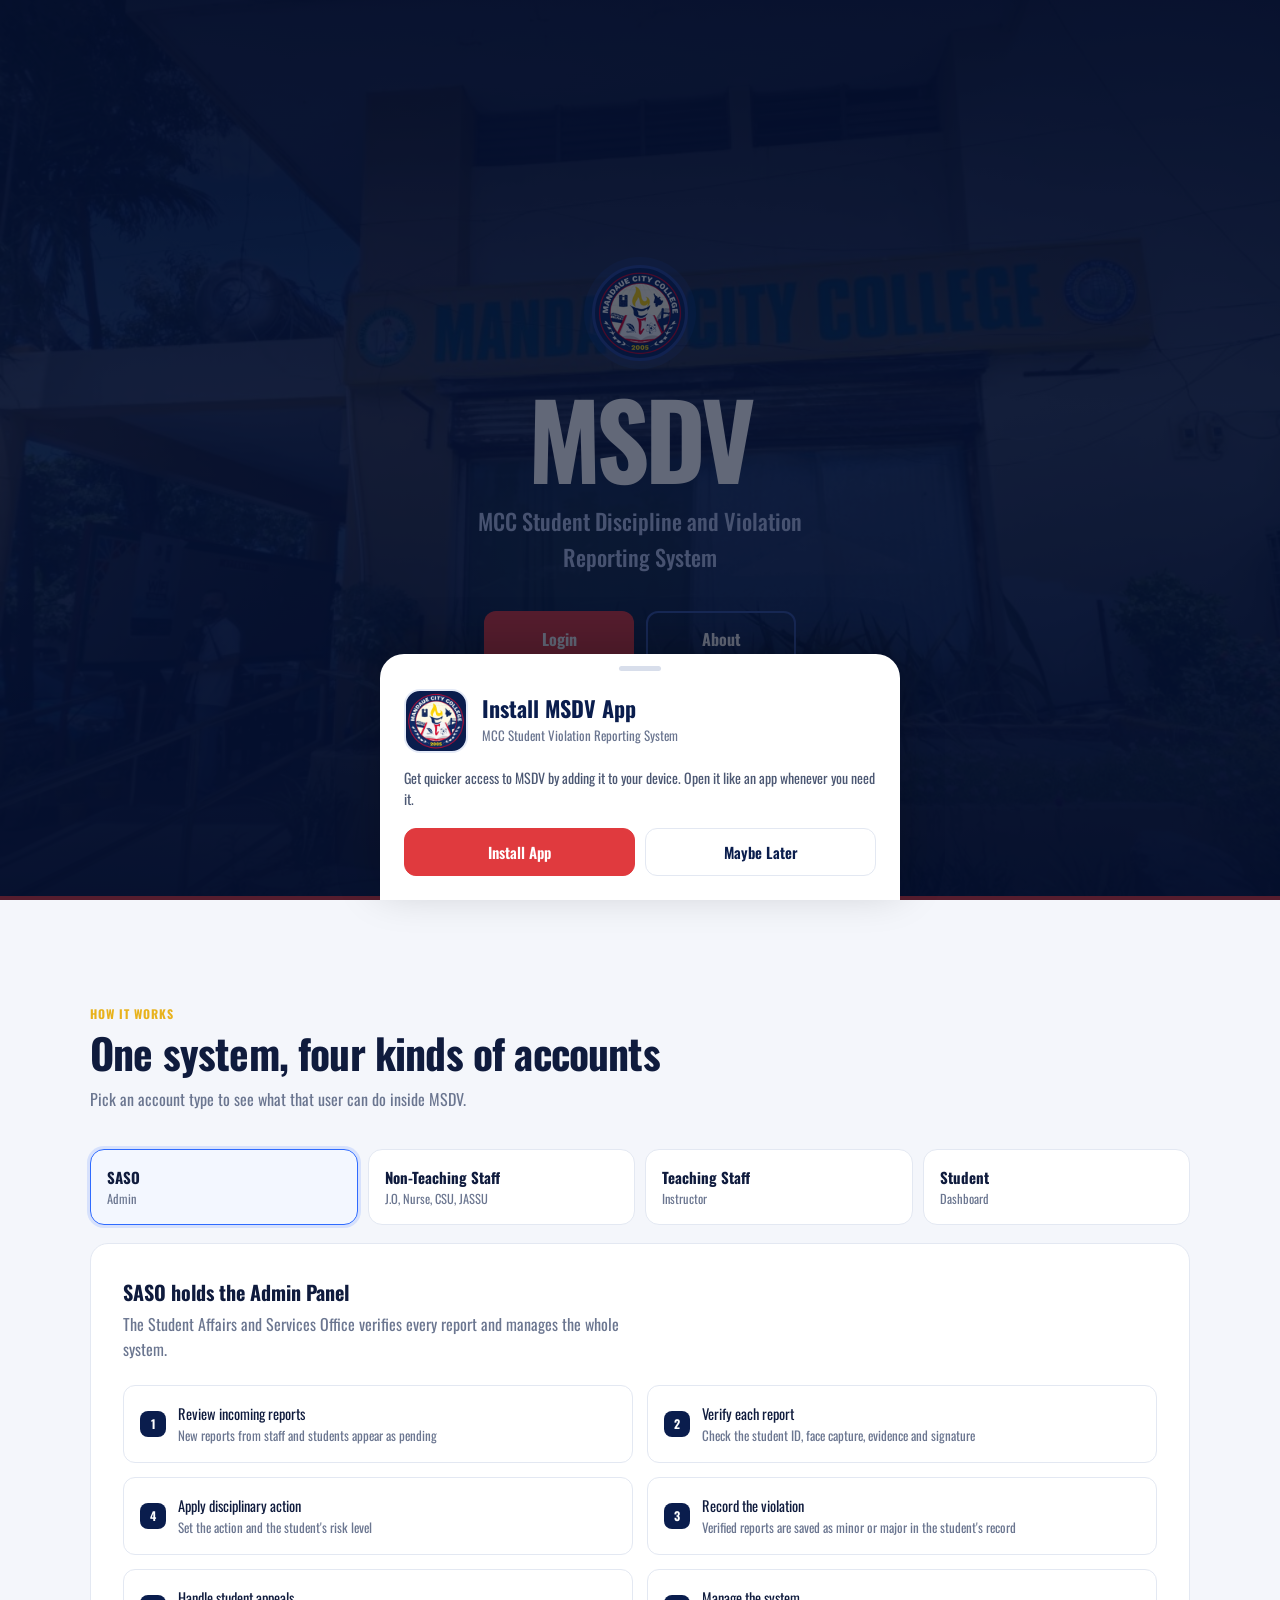
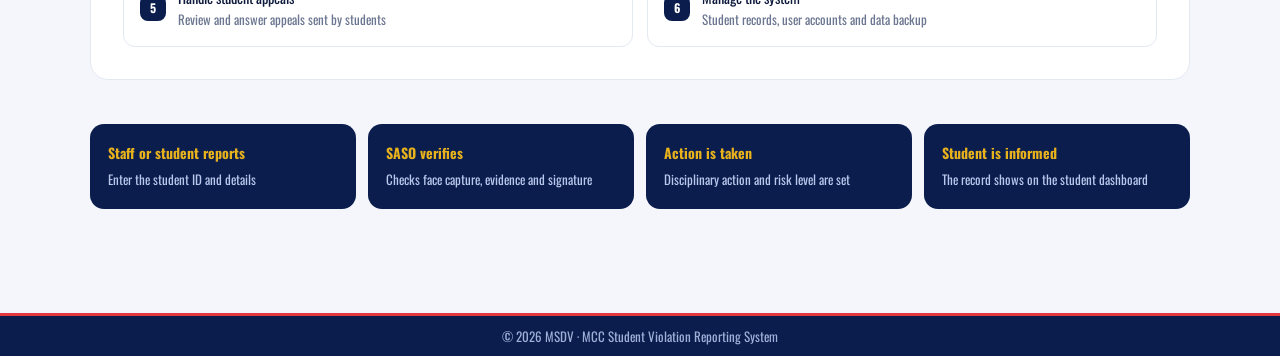
<file: MSDVReportingSystem/index.html>
<!DOCTYPE html>
<html lang="en">

<head>
<meta charset="UTF-8">
<meta name="viewport" content="width=device-width, initial-scale=1">

<title>MSDV</title>

<link rel="icon" href="./assets/images/mccLogo.png?v=4" type="image/png">
<link rel="shortcut icon" href="./assets/images/mccLogo.png?v=4" type="image/png">

<link href="https://fonts.googleapis.com/css2?family=Oswald:wght@400;500;600;700&display=swap" rel="stylesheet">
<link rel="manifest" href="manifest.json">
<script>
if ('serviceWorker' in navigator) {
    navigator.serviceWorker.register('service-worker.js');
}
</script>
<style>
:root {
    --navy: #0a1d4d;
    --navy-2: #0e2760;
    --navy-3: #16337a;
    --red: #e03a3e;
    --gold: #e8b21c;
    --blue: #2f6bff;
    --bg: #f4f6fb;
    --card: #fff;
    --line: #e3e8f2;
    --ink: #0f1b3d;
    --mute: #6b7690;
    --green: #16a34a;
    --orange: #d97706;
}

* {
    box-sizing: border-box;
    margin: 0;
    padding: 0;
}

::-webkit-scrollbar {
    display: none;
}

html {
    scroll-behavior: auto;
    scroll-padding-top: 72px;
    scroll-snap-type: none;
}

body {
    font-family: 'Oswald', sans-serif;
    color: var(--ink);
    background: var(--bg);
    line-height: 1.6;
}

button,
input,
select,
textarea {
    font-family: 'Oswald', sans-serif;
}

a {
    color: inherit;
    text-decoration: none;
    font-family: 'Oswald', sans-serif;
}

:focus-visible {
    outline: 3px solid var(--gold);
    outline-offset: 3px;
}

/* TOP BAR */
.bar {
    position: fixed;
    inset: 0 0 auto 0;
    z-index: 10;
    height: 64px;
    background: var(--navy);
    border-bottom: 3px solid var(--red);
    display: flex;
    align-items: center;
    justify-content: space-between;
    padding: 0 clamp(16px, 4vw, 48px);
    font-family: 'Oswald', sans-serif;
}

.brand {
    display: flex;
    align-items: center;
    gap: 12px;
    font-weight: 700;
}

.brand small {
    display: block;
    font-size: 11px;
    font-weight: 500;
    color: #9fb0d8;
    line-height: 1.2;
}

.logo {
    width: 40px;
    height: 40px;
    border-radius: 50%;
    background: var(--navy-3);
    border: 2px solid #2a4796;
    display: grid;
    place-items: center;
    font-size: 12px;
    font-weight: 800;
    color: var(--gold);
    flex: none;
    overflow: hidden;
}

.logo img,
.seal img {
    width: 100%;
    height: 100%;
    object-fit: cover;
    display: block;
}

.bar nav {
    display: flex;
    gap: 8px;
    margin-right: clamp(12px, 3vw, 40px);
}

.bar nav a {
    color: #cdd8f3;
    font-size: 14px;
    font-weight: 600;
    padding: 8px 14px;
    border-radius: 8px;
    font-family: 'Oswald', sans-serif;
}

.bar nav a:hover {
    background: var(--navy-2);
    color: #fff;
}

.bar nav a.cta {
    background: var(--red);
    color: #fff;
    width: 100px;
    text-align: center;
}

.bar nav a.cta:hover {
    background: #c92f33;
}

.brand span {
    color: #fff;
}

/* HERO */
.hero {
    --hero-img: url("assets/images/mcc.jpeg");
    min-height: 100svh;
    background:
        linear-gradient(
            180deg,
            rgba(6,18,56,.92) 0%,
            rgba(10,29,77,.80) 45%,
            rgba(6,18,56,.96) 100%
        ),
        var(--hero-img) center/cover no-repeat,
        var(--navy);
    background-attachment: scroll, fixed, scroll;
    color: #fff;
    display: grid;
    place-items: center;
    text-align: center;
    padding: 96px 20px 64px;
    position: relative;
    overflow: hidden;
    font-family: 'Oswald', sans-serif;
}

.hero::after {
    content: "";
    position: absolute;
    left: 0;
    right: 0;
    bottom: 0;
    height: 4px;
    background: var(--red);
}

.hero-in {
    max-width: 760px;
}

.seal {
    width: 96px;
    height: 96px;
    margin: 0 auto 24px;
    border-radius: 50%;
    background: var(--navy-2);
    border: 3px solid #2a4796;
    display: grid;
    place-items: center;
    font-weight: 800;
    font-size: 26px;
    color: var(--gold);
    box-shadow: 0 0 0 8px rgba(47,107,255,.12);
    overflow: hidden;
}

.hero h1 {
    font-size: clamp(3rem, 11vw, 6.5rem);
    font-weight: 800;
    letter-spacing: -.04em;
    line-height: 1;
    font-family: 'Oswald', sans-serif;
}

.hero h2 {
    margin-top: 14px;
    font-size: clamp(1rem, 2.6vw, 1.4rem);
    font-weight: 500;
    color: #b9c7ec;
    max-width: 34ch;
    margin-inline: auto;
    font-family: 'Oswald', sans-serif;
}

.btns {
    display: flex;
    gap: 12px;
    justify-content: center;
    flex-wrap: wrap;
    margin-top: 36px;
}

.btn {
    display: inline-flex;
    align-items: center;
    justify-content: center;
    min-width: 150px;
    padding: 14px 28px;
    border-radius: 12px;
    font: 700 16px 'Oswald', sans-serif;
    border: 2px solid transparent;
    cursor: pointer;
    transition: transform .15s, background .15s;
}

.btn:active {
    transform: scale(.97);
}

.btn.primary {
    background: var(--red);
    color: #fff;
}

.btn.primary:hover {
    background: #c92f33;
}

.btn.ghost {
    background: transparent;
    color: #fff;
    border-color: #3a56a3;
}

.btn.ghost:hover {
    background: var(--navy-2);
}

/* ABOUT */
section.about {
    padding: clamp(56px, 9vw, 104px) clamp(16px, 4vw, 48px);
}

.wrap {
    max-width: 1100px;
    margin: auto;
}

.kicker {
    font-size: 12px;
    font-weight: 700;
    color: var(--gold);
    letter-spacing: .08em;
    
}

.about h3 {
    font-size: clamp(1.7rem, 4vw, 2.6rem);
    letter-spacing: -.02em;
    line-height: 1.15;
    margin: 6px 0 10px;
}

.lead {
    color: var(--mute);
    max-width: 60ch;
}

/* TABS */
.tabs {
    display: grid;
    grid-template-columns: repeat(4, 1fr);
    gap: 10px;
    margin: 36px 0 18px;
}

.tab {
    background: var(--card);
    border: 1px solid var(--line);
    border-radius: 14px;
    padding: 16px;
    text-align: left;
    cursor: pointer;
    font-family: 'Oswald', sans-serif;
    color: var(--ink);
    transition: border-color .15s, box-shadow .15s;
}

.tab b {
    display: block;
    font-size: 15px;
}

.tab span {
    font-size: 12.5px;
    color: var(--mute);
}

.tab:hover {
    border-color: #b9c7ec;
}

.tab[aria-selected="true"] {
    border-color: var(--blue);
    box-shadow: 0 0 0 3px rgba(47,107,255,.15);
    background: #f3f7ff;
}

/* PANELS */
.panel {
    background: var(--card);
    border: 1px solid var(--line);
    border-radius: 18px;
    padding: clamp(18px, 3vw, 32px);
    display: none;
}

.panel.on {
    display: block;
    animation: in .35s ease;
}

@keyframes in {
    from {
        opacity: 0;
        transform: translateY(8px);
    }
    to {
        opacity: 1;
        transform: none;
    }
}

.panel h4 {
    font-size: 1.25rem;
    margin-bottom: 4px;
}

.panel > p {
    color: var(--mute);
    margin-bottom: 22px;
    max-width: 62ch;
}

.chips {
    display: flex;
    flex-wrap: wrap;
    gap: 8px;
    margin-bottom: 22px;
}

.chip {
    background: #eef3ff;
    color: var(--navy-3);
    font-size: 12.5px;
    font-weight: 700;
    padding: 5px 12px;
    border-radius: 99px;
}

/* LISTS */
.cols {
    display: grid;
    grid-template-columns: 1fr 1fr;
    gap: 20px;
}

.list {
    list-style: none;
    display: grid;
    gap: 10px;
}

.list li {
    display: flex;
    gap: 12px;
    align-items: flex-start;
    padding: 12px 14px;
    border: 1px solid var(--line);
    border-radius: 12px;
    font-size: 14.5px;
}

.list i {
    font-style: normal;
    flex: none;
    width: 26px;
    height: 26px;
    border-radius: 8px;
    background: var(--navy);
    color: #fff;
    font-size: 12px;
    font-weight: 700;
    display: grid;
    place-items: center;
}

.list em {
    font-style: normal;
    color: var(--mute);
    display: block;
    font-size: 13px;
}

/* MOCK DEMO */
.mock {
    background: var(--bg);
    border: 1px solid var(--line);
    border-radius: 14px;
    padding: 18px;
}

.mock h5 {
    font-size: 13px;
    color: var(--mute);
    font-weight: 600;
    margin-bottom: 12px;
}

.field {
    margin-bottom: 12px;
}

.field label {
    display: block;
    font-size: 12px;
    font-weight: 600;
    color: var(--mute);
    margin-bottom: 4px;
}

.field div {
    background: #fff;
    border: 1px solid var(--line);
    border-radius: 10px;
    padding: 10px 12px;
    font-size: 14px;
    min-height: 42px;
}

.seg {
    display: flex;
    gap: 8px;
}

.seg button {
    flex: 1;
    padding: 10px;
    border-radius: 10px;
    border: 1px solid var(--line);
    background: #fff;
    font: 600 14px 'Oswald', sans-serif;
    cursor: pointer;
    color: var(--ink);
}

.seg button.minor.on {
    background: #fff7e6;
    border-color: var(--orange);
    color: var(--orange);
}

.seg button.major.on {
    background: #fff0f0;
    border-color: var(--red);
    color: var(--red);
}

.evid {
    display: grid;
    grid-template-columns: 1fr 1fr;
    gap: 8px;
}

.evid div {
    display: flex;
    align-items: center;
    justify-content: center;
    text-align: center;
    font-size: 12.5px;
    color: var(--mute);
    border-style: dashed;
}

.sign {
    height: 52px;
    border-radius: 10px;
    background: #fff;
    border: 1px dashed #b9c7ec;
    position: relative;
}

.sign svg {
    position: absolute;
    inset: 0;
    width: 100%;
    height: 100%;
}

.sign path {
    fill: none;
    stroke: var(--navy-3);
    stroke-width: 2.5;
    stroke-linecap: round;
    stroke-dasharray: 300;
    stroke-dashoffset: 300;
}

.panel.on .sign path {
    animation: draw 2.2s .3s ease forwards;
}

@keyframes draw {
    to {
        stroke-dashoffset: 0;
    }
}

.verify {
    margin-top: 12px;
    display: flex;
    align-items: center;
    gap: 10px;
    font-size: 13px;
    font-weight: 600;
    color: var(--green);
}

.dot {
    width: 10px;
    height: 10px;
    border-radius: 50%;
    background: var(--green);
}

.stats {
    display: grid;
    grid-template-columns: repeat(3, 1fr);
    gap: 10px;
    margin-bottom: 14px;
}

.stat {
    background: #fff;
    border: 1px solid var(--line);
    border-radius: 12px;
    padding: 12px;
}

.stat small {
    font-size: 11px;
    color: var(--mute);
    font-weight: 600;
}

.stat b {
    display: block;
    font-size: 28px;
    line-height: 1.1;
}

.row {
    display: flex;
    justify-content: space-between;
    align-items: center;
    gap: 8px;
    background: #fff;
    border: 1px solid var(--line);
    border-radius: 10px;
    padding: 10px 12px;
    font-size: 13.5px;
    margin-bottom: 8px;
}

.tag {
    font-size: 11.5px;
    font-weight: 700;
    padding: 3px 10px;
    border-radius: 99px;
}

.tag.minor {
    background: #fff7e6;
    color: var(--orange);
}

.tag.major {
    background: #fff0f0;
    color: var(--red);
}

.tag.pend {
    background: #eef3ff;
    color: var(--blue);
}

/* STEPS */
.steps {
    max-width: 680px;
    margin: auto;
}

@media (min-width: 769px) {
    .steps {
        max-width: none;
        grid-template-columns: 1fr 1fr;
        grid-auto-flow: row dense;
        gap: 14px;
    }

    .steps li:nth-child(4n+3) {
        grid-column: 2;
    }

    .steps li:nth-child(4n+4) {
        grid-column: 1;
    }

    .steps li {
        height: 100%;
        align-items: center;
        padding: 16px;
    }
}

/* FLOW STRIP */
.flow {
    margin-top: 44px;
    display: grid;
    grid-template-columns: repeat(4, 1fr);
    gap: 12px;
    counter-reset: s;
}

.flow div {
    background: var(--navy);
    color: #fff;
    border-radius: 14px;
    padding: 18px;
    font-size: 14px;
    position: relative;
}

.flow b {
    display: block;
    color: var(--gold);
    margin-bottom: 4px;
}

.flow span {
    color: #b9c7ec;
    font-size: 13px;
}

/* FOOTER */
footer {
    background: var(--navy);
    color: #9fb0d8;
    text-align: center;
    padding: 10px 16px;
    font-size: 13px;
    border-top: 3px solid var(--red);
}

/* RESPONSIVE */
@media (max-width: 900px) {
    .hero {
        background-attachment: scroll;
        background-position: center, 60% center, center;
    }

    .tabs {
        grid-template-columns: 1fr 1fr;
    }

    .cols {
        grid-template-columns: 1fr;
    }

    .flow {
        grid-template-columns: 1fr 1fr;
    }
}

@media (max-width: 520px) {
    .brand small {
        display: none;
    }

    .bar nav a:not(.cta) {
        display: none;
    }

    .tabs,
    .flow {
        grid-template-columns: 1fr;
    }

    .btn {
        width: 100%;
    }

    .btns {
        max-width: 320px;
        margin-inline: auto;
    }
}

@media (max-width: 768px) {
    .about .wrap,
    .tab,
    .panel,
    .flow div {
        text-align: center;
    }

    .lead {
        margin-inline: auto;
    }

    .chips {
        justify-content: center;
    }

    .list li {
        flex-direction: column;
        align-items: center;
        text-align: center;
    }

    .mock h5,
    .field label,
    .stat {
        text-align: center;
    }

    .mock .row {
        flex-direction: column;
        gap: 6px;
        text-align: center;
    }

    .verify {
        justify-content: center;
    }

    .panel > p {
        margin-inline: auto;
    }

    .bar nav {
        margin-right: 14px;
    }

    .rv {
        text-align: left;
    }

    .rv-s {
        margin-inline: 0 !important;
    }
}

@media (prefers-reduced-motion: reduce) {
    .panel.on {
        animation: none;
    }

    .panel.on .sign path {
        animation: none;
        stroke-dashoffset: 0;
    }
}

/* INSTALL APP SLIDE-UP MODAL */
.install-overlay {
    position: fixed;
    inset: 0;
    z-index: 9998;
    background: rgba(3, 12, 38, .62);
    opacity: 0;
    visibility: hidden;
    transition: opacity .28s ease, visibility .28s ease;
}
.install-overlay.show {
    opacity: 1;
    visibility: visible;
}
.install-modal {
    position: fixed;
    left: 50%;
    bottom: 0;
    z-index: 9999;
    width: min(100%, 520px);
    padding: 12px 24px calc(24px + env(safe-area-inset-bottom));
    background: #fff;
    color: var(--ink);
    border-radius: 24px 24px 0 0;
    box-shadow: 0 -12px 45px rgba(0, 0, 0, .22);
    transform: translate(-50%, 110%);
    visibility: hidden;
    transition: transform .42s cubic-bezier(.2,.8,.2,1), visibility .42s ease;
}
.install-modal.show {
    transform: translate(-50%, 0);
    visibility: visible;
}
.install-handle {
    width: 42px;
    height: 5px;
    border-radius: 99px;
    background: #d8deeb;
    margin: 0 auto 18px;
}
.install-modal-top {
    display: flex;
    align-items: center;
    gap: 14px;
    margin-bottom: 14px;
}
.install-app-icon {
    width: 64px;
    height: 64px;
    flex: 0 0 64px;
    overflow: hidden;
    border-radius: 16px;
    border: 2px solid #e4eaf7;
    background: var(--navy);
}
.install-app-icon img {
    width: 100%;
    height: 100%;
    object-fit: cover;
}
.install-modal h3 {
    font-size: 22px;
    line-height: 1.2;
    color: var(--navy);
    margin-bottom: 4px;
}
.install-modal .install-subtitle {
    color: var(--mute);
    font-size: 13px;
}
.install-description {
    color: #4c5873;
    font-size: 14px;
    line-height: 1.55;
    margin: 12px 0 18px;
}
.install-actions {
    display: grid;
    grid-template-columns: 1fr 1fr;
    gap: 10px;
}
.install-actions button {
    min-height: 48px;
    padding: 11px 14px;
    border-radius: 12px;
    border: 1px solid var(--line);
    font: 600 15px 'Oswald', sans-serif;
    cursor: pointer;
}
.install-now {
    background: var(--red);
    color: #fff;
    border-color: var(--red) !important;
}
.install-now:hover {
    background: #c92f33;
}
.install-later {
    background: #fff;
    color: var(--navy);
}
.install-help {
    display: none;
    margin-top: 14px;
    padding: 12px;
    border-radius: 10px;
    background: #f2f5fb;
    color: #4c5873;
    font-size: 13px;
    line-height: 1.5;
}
.install-help.show {
    display: block;
}
@media (max-width: 420px) {
    .install-modal { padding-left: 18px; padding-right: 18px; }
    .install-modal h3 { font-size: 20px; }
}
@media (prefers-reduced-motion: reduce) {
    .install-overlay, .install-modal { transition: none; }
}

</style>
</head>

<body>



<!-- INSTALL APP MODAL -->
<div class="install-overlay" id="installOverlay" aria-hidden="true"></div>
<section class="install-modal" id="installModal" role="dialog"
         aria-modal="true" aria-labelledby="installTitle" aria-describedby="installDescription">
    <div class="install-handle" aria-hidden="true"></div>
    <div class="install-modal-top">
        <div class="install-app-icon">
            <img src="assets/images/mccLogo.png" alt="MCC logo">
        </div>
        <div>
            <h3 id="installTitle">Install MSDV App</h3>
            <p class="install-subtitle">MCC Student Violation Reporting System</p>
        </div>
    </div>
    <p class="install-description" id="installDescription">
        Get quicker access to MSDV by adding it to your device. Open it like an app whenever you need it.
    </p>
    <div class="install-actions">
        <button class="install-now" id="installNowBtn" type="button">Install App</button>
        <button class="install-later" id="installLaterBtn" type="button">Maybe Later</button>
    </div>
    <div class="install-help" id="installHelp" role="status"></div>
</section>

<main id="top">

    <section class="hero">
        <div class="hero-in">
            <div class="seal">
                <img src="assets/images/mccLogo.png" alt="MCC logo">
            </div>

            <h1>MSDV</h1>
            <h2>MCC Student Discipline and Violation Reporting System</h2>

            <div class="btns">
                <a class="btn primary" href="login.html">Login</a>
                <button class="btn ghost" id="aboutBtn" type="button">About</button>
            </div>
        </div>
    </section>

    <section class="about" id="about">
        <div class="wrap">

            <p class="kicker">HOW IT WORKS</p>
            <h3>One system, four kinds of accounts</h3>
            <p class="lead">Pick an account type to see what that user can do inside MSDV.</p>

            <div class="tabs" role="tablist" aria-label="Account types">

                <button class="tab" role="tab" aria-selected="true" aria-controls="p-saso" id="t-saso">
                    <b>SASO</b>
                    <span>Admin</span>
                </button>

                <button class="tab" role="tab" aria-selected="false" aria-controls="p-non" id="t-non">
                    <b>Non-Teaching Staff</b>
                    <span>J.O, Nurse, CSU, JASSU</span>
                </button>

                <button class="tab" role="tab" aria-selected="false" aria-controls="p-teach" id="t-teach">
                    <b>Teaching Staff</b>
                    <span>Instructor</span>
                </button>

                <button class="tab" role="tab" aria-selected="false" aria-controls="p-stu" id="t-stu">
                    <b>Student</b>
                    <span>Dashboard</span>
                </button>

            </div>

            <!-- SASO ACCOUNT -->
            <div class="panel on" id="p-saso" role="tabpanel" aria-labelledby="t-saso">
                <h4>SASO holds the Admin Panel</h4>
                <p>The Student Affairs and Services Office verifies every report and manages the whole system.</p>

                <ol class="list steps">
                    <li><i>1</i><div>Review incoming reports<em>New reports from staff and students appear as pending</em></div></li>
                    <li><i>2</i><div>Verify each report<em>Check the student ID, face capture, evidence and signature</em></div></li>
                    <li><i>3</i><div>Record the violation<em>Verified reports are saved as minor or major in the student's record</em></div></li>
                    <li><i>4</i><div>Apply disciplinary action<em>Set the action and the student's risk level</em></div></li>
                    <li><i>5</i><div>Handle student appeals<em>Review and answer appeals sent by students</em></div></li>
                    <li><i>6</i><div>Manage the system<em>Student records, user accounts and data backup</em></div></li>
                </ol>
            </div>

            <!-- NON-TEACHING STAFF -->
            <div class="panel" id="p-non" role="tabpanel" aria-labelledby="t-non" hidden>
                <h4>Non-teaching staff report violations</h4>
                <p>J.O, Nurse, CSU and JASSU staff use the same reporting page as instructors.</p>

                <div class="chips">
                    <span class="chip">J.O</span>
                    <span class="chip">Nurse</span>
                    <span class="chip">CSU</span>
                    <span class="chip">JASSU</span>
                </div>

                <ol class="list steps">
                    <li><i>1</i><div>Log in to your staff account<em>Teaching and non-teaching accounts share the same page</em></div></li>
                    <li><i>2</i><div>Enter the student ID<em>Find the student you are reporting</em></div></li>
                    <li><i>3</i><div>Choose Minor or Major<em>Pick the category of the violation</em></div></li>
                    <li><i>4</i><div>Select the violation<em>The list changes depending on the category</em></div></li>
                    <li><i>5</i><div>Add a description<em>Explain what happened</em></div></li>
                    <li><i>6</i><div>Add supporting evidence<em>Upload an image or take a photo as evidence</em></div></li>
                    <li><i>7</i><div>Capture the face and signature<em>Used by SASO to verify the report</em></div></li>
                    <li><i>8</i><div>Submit the report<em>The report goes to SASO as pending</em></div></li>
                </ol>
            </div>

            <!-- TEACHING STAFF -->
            <div class="panel" id="p-teach" role="tabpanel" aria-labelledby="t-teach" hidden>
                <h4>Instructors report violations</h4>
                <p>Teaching staff have the same account page as non-teaching staff, so every report follows the same steps.</p>

                <div class="chips">
                    <span class="chip">Instructor</span>
                </div>

                <ol class="list steps">
                    <li><i>1</i><div>Log in to your staff account<em>Teaching and non-teaching accounts share the same page</em></div></li>
                    <li><i>2</i><div>Enter the student ID<em>Find the student you are reporting</em></div></li>
                    <li><i>3</i><div>Choose Minor or Major<em>Pick the category of the violation</em></div></li>
                    <li><i>4</i><div>Select the violation<em>The list changes depending on the category</em></div></li>
                    <li><i>5</i><div>Add a description<em>Explain what happened</em></div></li>
                    <li><i>6</i><div>Add supporting evidence<em>Upload an image or take a photo as evidence</em></div></li>
                    <li><i>7</i><div>Capture the face and signature<em>Used by SASO to verify the report</em></div></li>
                    <li><i>8</i><div>Submit the report<em>The report goes to SASO as pending</em></div></li>
                </ol>
            </div>

            <!-- STUDENT ACCOUNT -->
            <div class="panel" id="p-stu" role="tabpanel" aria-labelledby="t-stu" hidden>
                <h4>Students see their own record</h4>
                <p>Students check their violations and count, appeal them, and can report a fellow student.</p>

                <ol class="list steps">
                    <li><i>1</i><div>Log in to your student account<em>Open your own dashboard</em></div></li>
                    <li><i>2</i><div>See your violation count<em>Total, minor and major violations at a glance</em></div></li>
                    <li><i>3</i><div>Check your violation records<em>Each shows the type, date, status and disciplinary action</em></div></li>
                    <li><i>4</i><div>Submit an appeal<em>Appeal a violation you disagree with</em></div></li>
                    <li><i>5</i><div>Report a fellow student<em>Submit a report against a student who violates</em></div></li>
                </ol>
            </div>

            <!-- WORKFLOW -->
            <div class="flow">
                <div>
                    <b>Staff or student reports</b>
                    <span>Enter the student ID and details</span>
                </div>

                <div>
                    <b>SASO verifies</b>
                    <span>Checks face capture, evidence and signature</span>
                </div>

                <div>
                    <b>Action is taken</b>
                    <span>Disciplinary action and risk level are set</span>
                </div>

                <div>
                    <b>Student is informed</b>
                    <span>The record shows on the student dashboard</span>
                </div>
            </div>

        </div>
    </section>

</main>

<footer>
    &copy; <span id="yr"></span> MSDV &middot; MCC Student Violation Reporting System
</footer>

<script>
/* AUTOMATIC YEAR */
document.getElementById('yr').textContent = new Date().getFullYear();

/* SMOOTH SCROLL ANIMATION */
let scrollAnimationId = null;

function glide(targetY) {
    if (scrollAnimationId !== null) {
        cancelAnimationFrame(scrollAnimationId);
    }

    const startY = window.scrollY;
    const distance = targetY - startY;
    const duration = Math.min(1100, 500 + Math.abs(distance) * 0.25);
    let startTime = null;

    function step(currentTime) {
        if (startTime === null) {
            startTime = currentTime;
        }

        const elapsed = currentTime - startTime;
        const progress = Math.min(elapsed / duration, 1);

        const ease = progress < 0.5
            ? 4 * progress * progress * progress
            : 1 - Math.pow(-2 * progress + 2, 3) / 2;

        window.scrollTo(0, startY + distance * ease);

        if (progress < 1) {
            scrollAnimationId = requestAnimationFrame(step);
        } else {
            scrollAnimationId = null;
        }
    }

    scrollAnimationId = requestAnimationFrame(step);
}

/* SCROLL TO A SECTION */
function goTo(selector) {
    const element = document.querySelector(selector);

    if (!element) {
        return;
    }

    const targetY = selector === '#top'
        ? 0
        : element.getBoundingClientRect().top + window.scrollY - 0;

    glide(Math.max(0, targetY));
}

/* SMOOTH SCROLL FOR INTERNAL LINKS */
document.querySelectorAll('a[href^="#"]').forEach(function (link) {
    link.addEventListener('click', function (event) {
        const target = link.getAttribute('href');

        if (document.querySelector(target)) {
            event.preventDefault();
            goTo(target);
            history.replaceState(null, '', target);
        }
    });
});

/* SMOOTH SCROLL FOR THE ABOUT BUTTON */
document.getElementById('aboutBtn').addEventListener('click', function () {
    goTo('#about');
});

/* ACCOUNT TABS */
const tabs = document.querySelectorAll('.tab');

function show(tab) {
    tabs.forEach(function (currentTab) {
        const isActive = currentTab === tab;

        currentTab.setAttribute('aria-selected', isActive);

        const panel = document.getElementById(
            currentTab.getAttribute('aria-controls')
        );

        panel.classList.toggle('on', isActive);
        panel.hidden = !isActive;
    });
}

tabs.forEach(function (tab, index) {
    tab.addEventListener('click', function () {
        show(tab);
    });

    tab.addEventListener('keydown', function (event) {
        if (event.key === 'ArrowRight' || event.key === 'ArrowLeft') {
            event.preventDefault();

            const direction = event.key === 'ArrowRight' ? 1 : -1;
            const nextIndex = (index + direction + tabs.length) % tabs.length;
            const nextTab = tabs[nextIndex];

            nextTab.focus();
            show(nextTab);
        }
    });
});

/* INSTALL APP MODAL */
(function () {
    const modal = document.getElementById('installModal');
    const overlay = document.getElementById('installOverlay');
    const installButton = document.getElementById('installNowBtn');
    const laterButton = document.getElementById('installLaterBtn');
    const help = document.getElementById('installHelp');
    const dismissedKey = 'msdvInstallPromptDismissed';
    let deferredInstallPrompt = null;

    function isRunningAsInstalledApp() {
        return window.matchMedia('(display-mode: standalone)').matches ||
            window.matchMedia('(display-mode: fullscreen)').matches ||
            window.navigator.standalone === true;
    }

    function openInstallModal() {
        if (isRunningAsInstalledApp() || localStorage.getItem(dismissedKey) === 'yes') {
            return;
        }

        modal.classList.add('show');
        overlay.classList.add('show');
        modal.setAttribute('aria-hidden', 'false');
        overlay.setAttribute('aria-hidden', 'false');
    }

    function closeInstallModal(rememberChoice) {
        modal.classList.remove('show');
        overlay.classList.remove('show');
        modal.setAttribute('aria-hidden', 'true');
        overlay.setAttribute('aria-hidden', 'true');

        if (rememberChoice) {
            localStorage.setItem(dismissedKey, 'yes');
        }
    }

    window.addEventListener('beforeinstallprompt', function (event) {
        event.preventDefault();
        deferredInstallPrompt = event;
        installButton.textContent = 'Install App';
        installButton.disabled = false;
    });

    window.addEventListener('appinstalled', function () {
        deferredInstallPrompt = null;
        closeInstallModal(true);
    });

    installButton.addEventListener('click', async function () {
        if (isRunningAsInstalledApp()) {
            closeInstallModal(true);
            return;
        }

        if (deferredInstallPrompt) {
            deferredInstallPrompt.prompt();
            const result = await deferredInstallPrompt.userChoice;
            deferredInstallPrompt = null;

            if (result && result.outcome === 'accepted') {
                closeInstallModal(true);
            }
            return;
        }

        // The browser may not offer an install prompt yet, even if the site
        // has a manifest. Give the visitor browser-specific manual guidance.
        help.textContent = /iphone|ipad|ipod/i.test(navigator.userAgent)
            ? 'To install on iPhone or iPad: tap Share in Safari, then choose “Add to Home Screen”.'
            : 'If installation is available, open your browser menu (⋮) and choose “Install app” or “Add to Home screen”. This option may not appear until the website meets your browser’s install requirements.';
        help.classList.add('show');
    });

    laterButton.addEventListener('click', function () {
        closeInstallModal(true);
    });

    overlay.addEventListener('click', function () {
        closeInstallModal(true);
    });

    document.addEventListener('keydown', function (event) {
        if (event.key === 'Escape' && modal.classList.contains('show')) {
            closeInstallModal(true);
        }
    });

    // If installed, never show the prompt. Otherwise show it to first-time
    // visitors who have not dismissed it, after the page has loaded.
    window.addEventListener('load', function () {
        if (!isRunningAsInstalledApp() && localStorage.getItem(dismissedKey) !== 'yes') {
            window.setTimeout(openInstallModal, 900);
        }
    });

    // Also respond if the browser changes into standalone mode while open.
    window.matchMedia('(display-mode: standalone)').addEventListener?.('change', function (event) {
        if (event.matches) closeInstallModal(true);
    });
})();

</script>

</body>
</html>
</file>
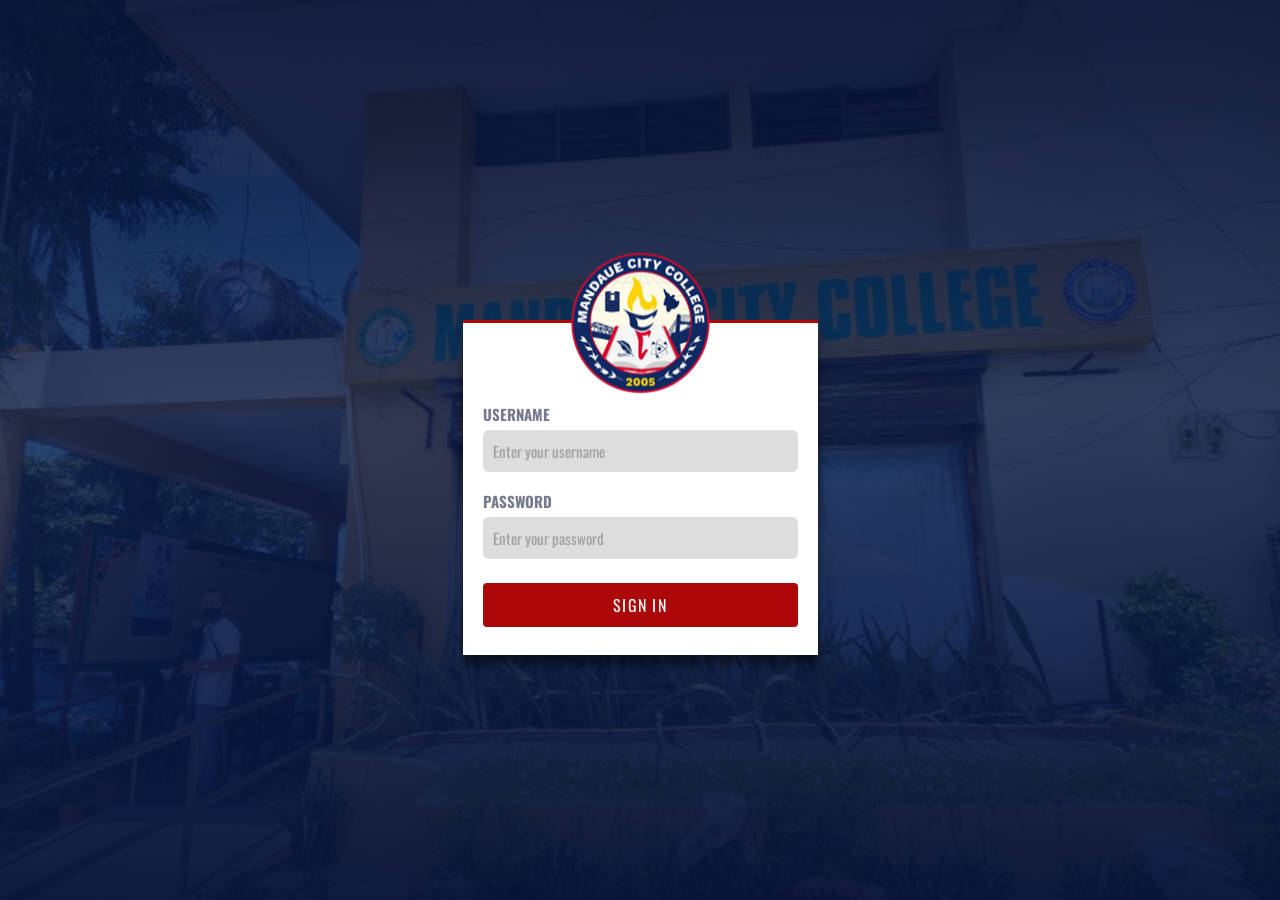
<file: MSDVReportingSystem/login.html>
<!DOCTYPE html>
<html lang="en">
<head>
<meta charset="UTF-8">
<meta name="viewport" content="width=device-width, initial-scale=1.0">

<meta http-equiv="Cache-Control" content="no-store, no-cache, must-revalidate, max-age=0">
<meta http-equiv="Pragma" content="no-cache">
<meta http-equiv="Expires" content="0">

<title>MSDV Reporting System</title>

<link rel="preconnect" href="https://fonts.googleapis.com">
<link rel="stylesheet" href="assets/css/login.css">
<link rel="preconnect" href="https://fonts.gstatic.com" crossorigin>
<link href="https://fonts.googleapis.com/css2?family=Oswald:wght@400;500;600;700&display=swap" rel="stylesheet">
<link rel="manifest" href="manifest.json">

<meta name="theme-color" content="#081F5D">

<script>
if ('serviceWorker' in navigator) {
    navigator.serviceWorker.register('service-worker.js');
}
</script>
</head>

<body>

<div class="wrapper">

    <div class="mcclogo">
        <img
            src="assets/images/mccLogo.png"
            alt="MCC Logo"
            class="loginlogo">
    </div>

    <div class="formbox">

        <form method="POST" action="login.php">

            <div class="form-group">
                <label class="form-label" for="usernameInput">
                    USERNAME
                </label>

                <input
                    type="text"
                    name="username"
                    id="usernameInput"
                    class="form-control"
                    placeholder="Enter your username"
                    required
                    autocomplete="username">
            </div>

            <div class="form-group">
                <label class="form-label" for="passwordInput">
                    PASSWORD
                </label>

                <input
                    type="password"
                    name="password"
                    id="passwordInput"
                    class="form-control"
                    placeholder="Enter your password"
                    required
                    autocomplete="current-password">
            </div>

            <button type="submit" class="btn">
                SIGN IN
            </button>

        </form>

        <!-- Messages appear below the Sign In button -->
        <div class="message-slot">

            <div id="logoutBox" class="alert alert-info d-none">
                You have been logged out successfully.
            </div>

            <div id="errorBox" class="alert alert-danger d-none">
                <span id="errorText"></span>
            </div>

        </div>

    </div>

</div>

<script>
(function () {
    const params = new URLSearchParams(window.location.search);

    const err = params.get('error');

    const errorBox = document.getElementById('errorBox');
    const logoutBox = document.getElementById('logoutBox');
    const errorText = document.getElementById('errorText');

    const usernameInput = document.getElementById('usernameInput');
    const passwordInput = document.getElementById('passwordInput');

    // Show incorrect-login message at the bottom
    if (err) {
        errorText.textContent = err;
        errorBox.classList.remove('d-none');

        usernameInput.classList.add('is-invalid');
        passwordInput.classList.add('is-invalid');
    }

    // Show successful-logout message at the bottom
    if (params.get('logged_out') === '1') {
        logoutBox.classList.remove('d-none');
    }

    // Clean the URL without reloading the page
    if (err || params.has('logged_out')) {
        window.history.replaceState(
            {},
            document.title,
            window.location.pathname
        );
    }

    // Retrieve a saved username
    function getCookie(name) {
        const cookies = document.cookie.split(';');

        for (let i = 0; i < cookies.length; i++) {
            const cookie = cookies[i].trim();

            if (cookie.startsWith(name + '=')) {
                return decodeURIComponent(
                    cookie.substring(name.length + 1)
                );
            }
        }

        return null;
    }

    const savedUsername = getCookie('remember_user');

    if (savedUsername) {
        usernameInput.value = savedUsername;

        const rememberMe = document.getElementById('rememberMe');

        if (rememberMe) {
            rememberMe.checked = true;
        }

        passwordInput.focus();
    }

    // Remove error styling when the user edits a field
    [usernameInput, passwordInput].forEach(function (input) {
        input.addEventListener('input', function () {
            this.classList.remove('is-invalid');
            errorBox.classList.add('d-none');
        });
    });

})();
</script>

</body>
</html>
</file>
<file: MSDVReportingSystem/assets/css/login.css>
* {
    margin: 0;
    padding: 0;
    box-sizing: border-box;
}

html {
    overflow: hidden;
}

body {
    background:
        linear-gradient(
            180deg,
            rgba(6, 18, 56, 0.92) 0%,
            rgba(10, 29, 77, 0.80) 45%,
            rgba(6, 18, 56, 0.96) 100%
        ),
        url("../images/mcc.jpeg") center / cover no-repeat,
        #0a1d4d;

    background-attachment: fixed;
    width: 100%;
    min-height: 100vh;
    display: flex;
    align-items: center;
    justify-content: center;
    font-family: 'Oswald', sans-serif;
    overflow: hidden;
}

.wrapper {
    display: flex;
    flex-direction: column;
    align-items: center;
}

.mcclogo {
    border-radius: 50%;
    margin-bottom: -80px;
    z-index: 2;
    position: relative;
    display: flex;
    align-items: center;
    justify-content: center;
}

.loginlogo {

    border-radius: 100%;
    width: 155px;
    height: 155px;
    display: block;
}

.formbox {
    background-color: #ffffff;
    border-top: 3px solid #b40404;
    box-shadow: 0 10px 10px rgba(0, 0, 0, 0.5);
    padding: 80px 20px 20px;
    width: 355px;
    position: relative;
    z-index: 1;
}

.form-label {
    color: #0f1a3b93;
    font-size: 15px;
    font-weight: bold;
    font-family: 'Oswald', sans-serif;
    display: block;
    margin-bottom: 0;
}

.form-group {
    margin-bottom: 18px;
}

.form-control {
    width: 100%;
    margin-top: 5px;
    border-radius: 6px;
    padding: 10px;
    border: none;
    background-color: rgba(75, 72, 72, 0.185);
    font-family: 'Oswald', sans-serif;
    font-size: 15px;
    display: block;
}

.form-control:focus {
    outline: 1px solid #000000;
    box-shadow: none;
}

.form-control::placeholder {
    color: #a0a0a0;
    font-family: 'Oswald', sans-serif;
}

.btn {
    width: 100%;
    padding: 10px;
    font-size: 16px;
    background-color: #ad0808;
    border: none;
    font-family: 'Oswald', sans-serif;
    color: white;
    letter-spacing: .08em;
    cursor: pointer;
    margin-top: 6px;
    border-radius: 4px;
}

.btn:hover {
    background-color: #850404;
    color: white;
    transition: 0.3s;
    box-shadow: 0 5px 10px rgba(252, 0, 0, 0.4);
}

/* Fixed message area below the Sign In button */
.message-slot {
    width: 100%;
    min-height: 0;
    margin-top: 8px;
    display: flex;
    align-items: center;
    justify-content: center;
}

/* Error and logout messages */
.alert {
    width: 100%;
    border-radius: 6px;
    padding: 6px 10px;
    font-size: 13px;
    margin-bottom: 0;
    display: flex;
    align-items: center;
    gap: 8px;
    font-family: 'Oswald', sans-serif;
    overflow-wrap: anywhere;
}



.alert-info {
    background: #dff0ff;
    color: #0a4a7a;
    border: 1px solid #b3d7f5;
}

.alert-danger {
    background: #fde8eb;
    color: #8b0000;
    border: 1px solid #f5b3bb;
}

.d-none {
    display: none !important;
}

.is-invalid {
    outline: 1px solid #b40404 !important;
}

.form-check {
    display: flex;
    align-items: center;
    gap: .45rem;
    margin-bottom: 16px;
}

.form-check-input {
    width: 15px;
    height: 15px;
    accent-color: #b40404;
    cursor: pointer;
}

.form-check-label {
    font-family: 'Oswald', sans-serif;
    font-size: .88rem;
    color: #0f1a3b93;
    cursor: pointer;
}
</file>
